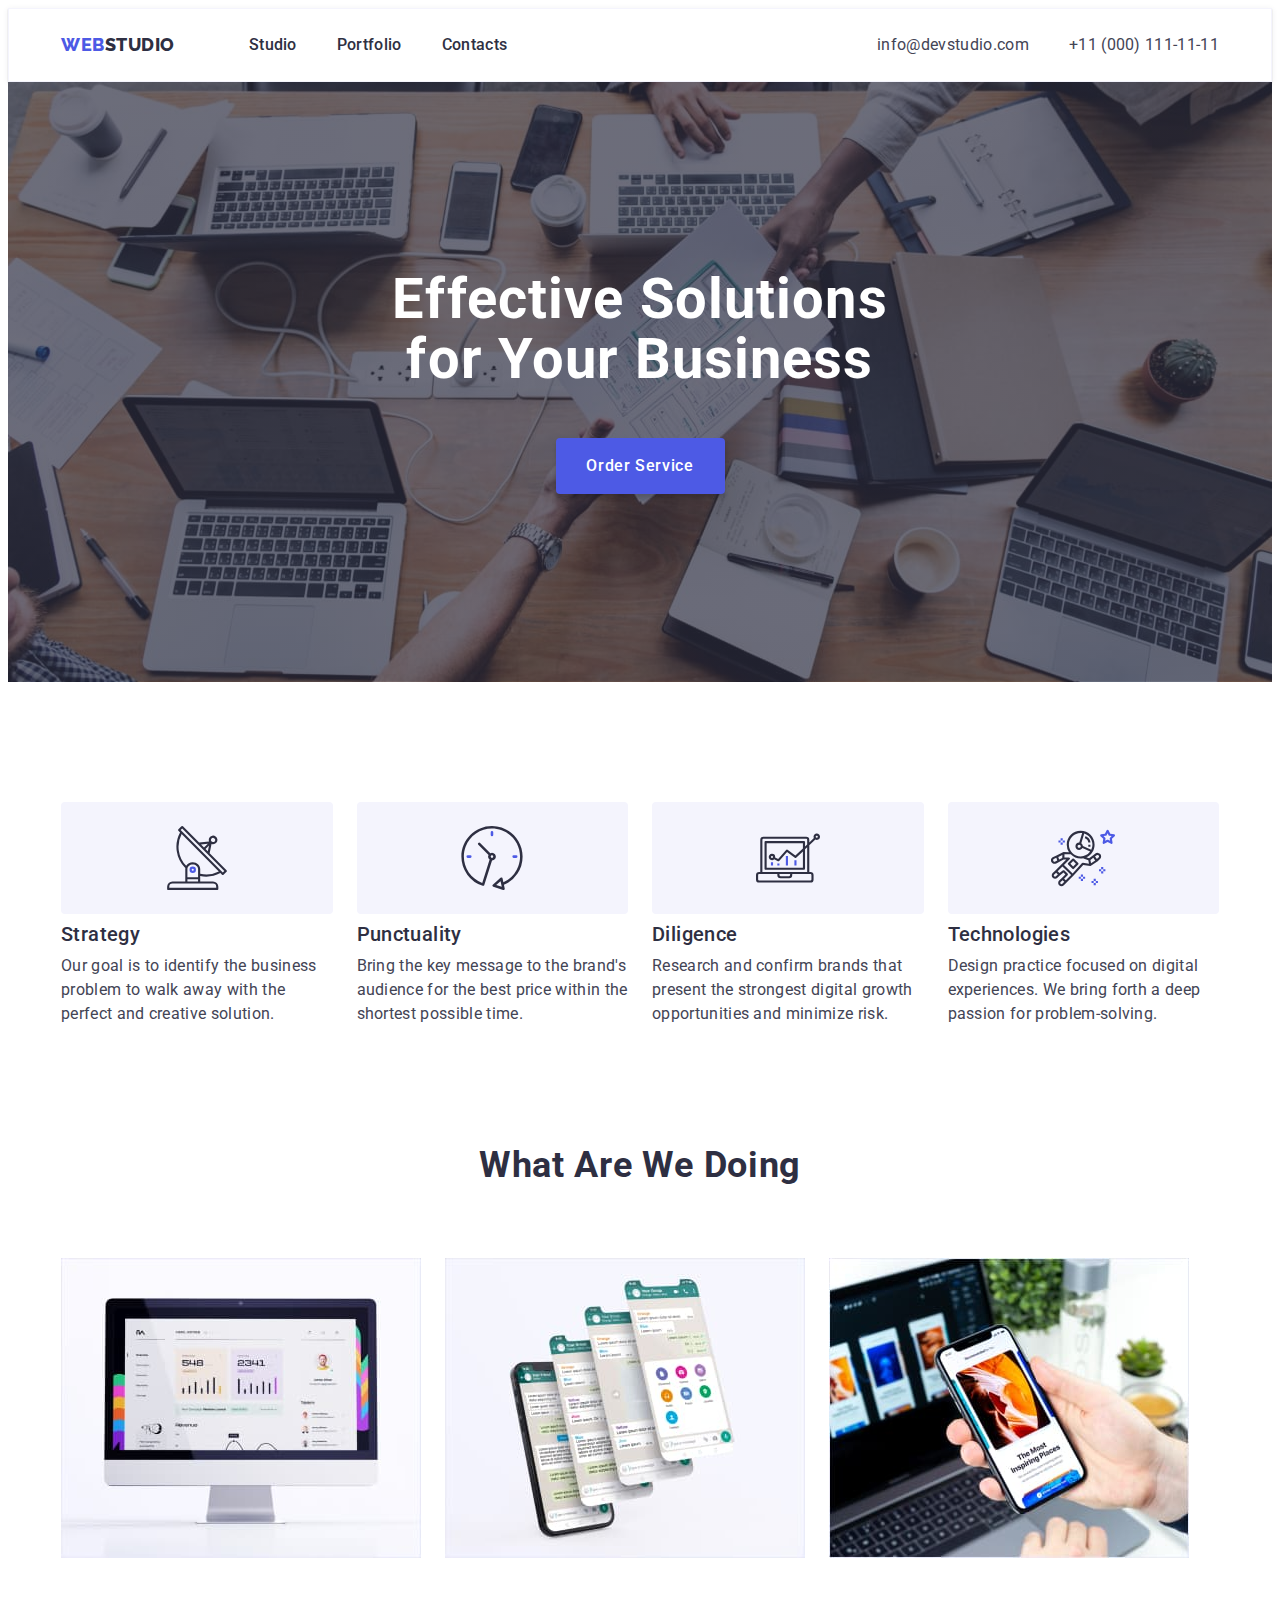
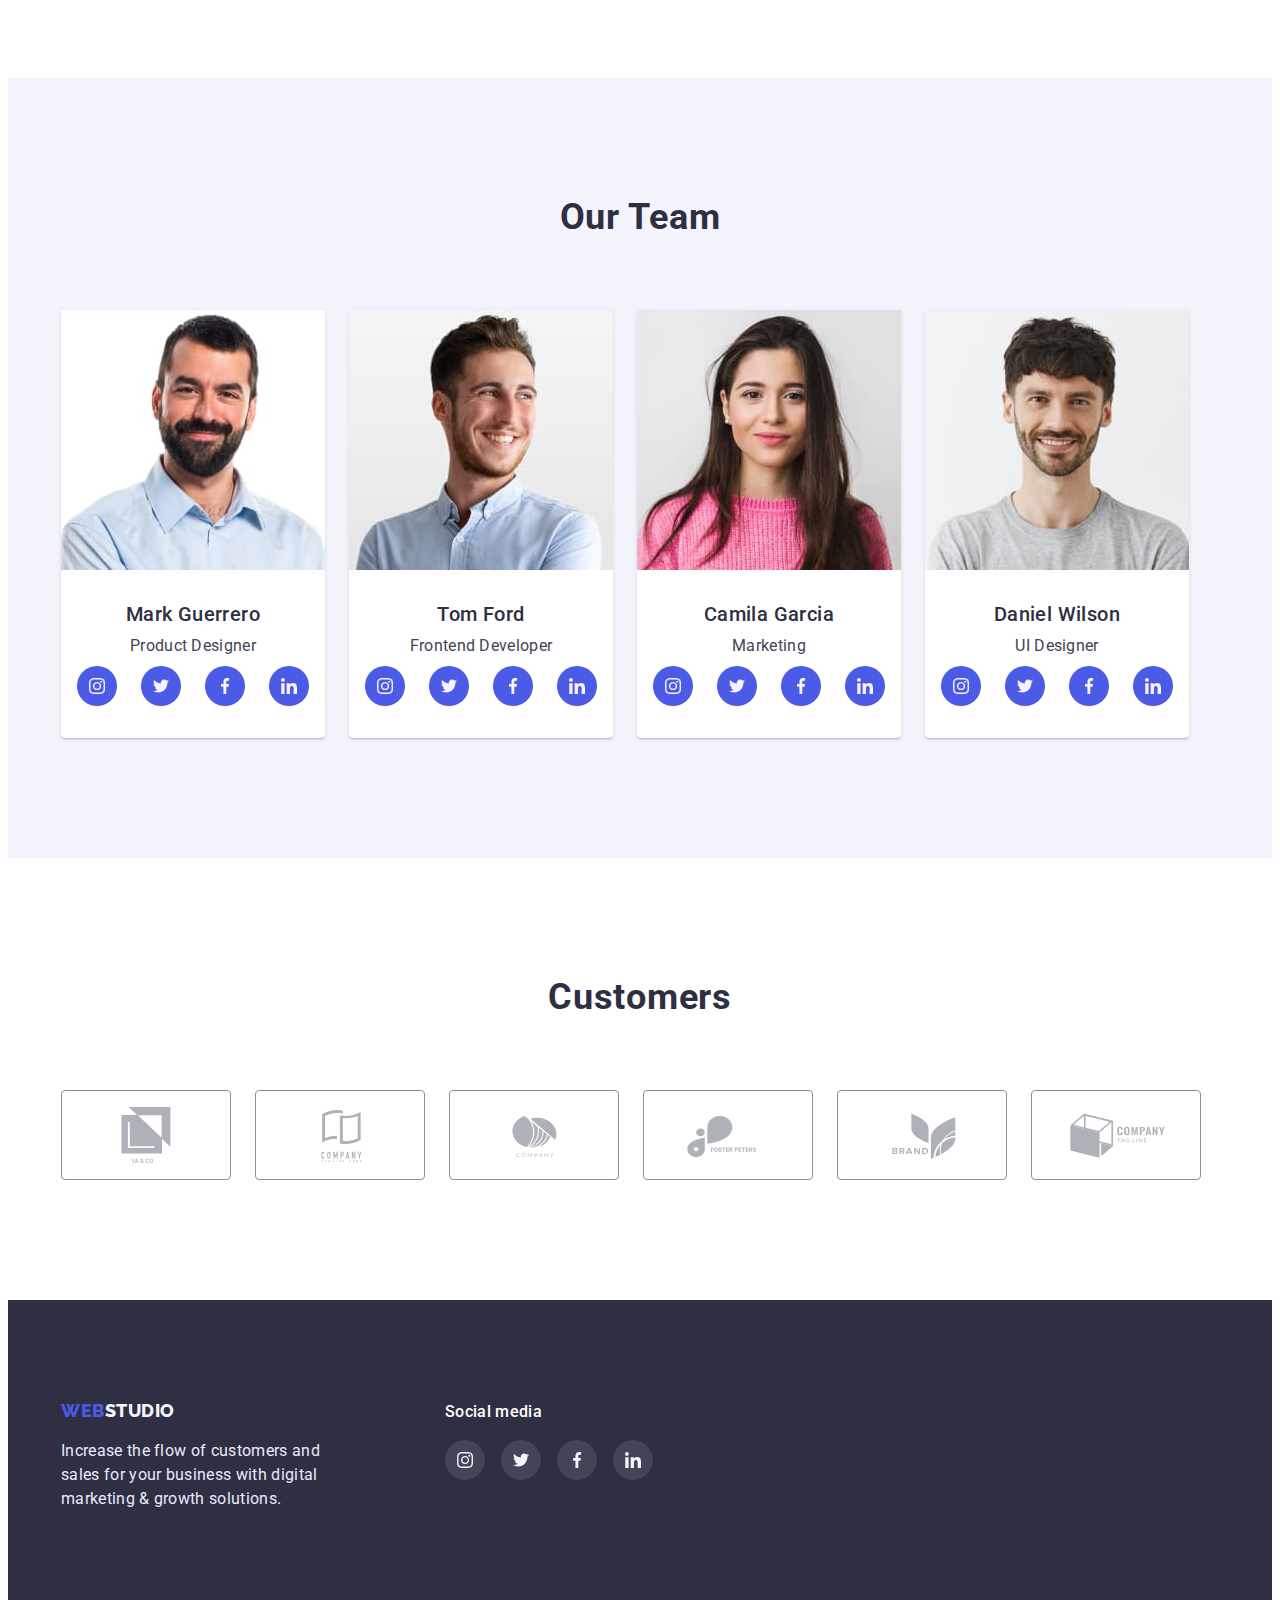
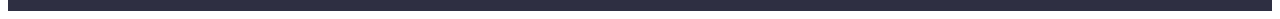
<file: index.html>
<!DOCTYPE html>
<html lang="en">
  <head>
    <meta charset="UTF-8" />
    <meta http-equiv="X-UA-Compatible" content="IE=edge" />
    <meta name="viewport" content="width=device-width, initial-scale=1.0" />
    <title>Document</title>
    <link rel="preconnect" href="https://fonts.googleapis.com" />
    <link rel="preconnect" href="https://fonts.gstatic.com" crossorigin />
    <link
      href="https://fonts.googleapis.com/css2?family=Raleway:wght@800&family=Roboto:wght@400;500;700;900&display=swap"
      rel="stylesheet"
    />
    <link
      rel="stylesheet"
      href="https://cdnjs.cloudflare.com/ajax/libs/modern-normalize/1.1.0/modern-normalize.min.css"
      integrity="sha512-wpPYUAdjBVSE4KJnH1VR1HeZfpl1ub8YT/NKx4PuQ5NmX2tKuGu6U/JRp5y+Y8XG2tV+wKQpNHVUX03MfMFn9Q=="
      crossorigin="anonymous"
      referrerpolicy="no-referrer"
    />
    <link rel="stylesheet" href="./css/style.css" />
  </head>
  <body>
    <!-- header -->
    <header class="header">
      <div class="conteiner header-conteiner">
        <nav class="header-nav">
          <a class="header-logo link" href="./index.html"
            >Web<span class="logo-studio">Studio</span></a
          >

          <ul class="nav-list list">
            <li class="nav-item">
              <a class="nav-link link" href="./index.html">Studio</a>
            </li>
            <li class="nav-item">
              <a class="nav-link link" href="./portfolio.html">Portfolio</a>
            </li>
            <li class="nav-item">
              <a class="nav-link link" href="">Contacts</a>
            </li>
          </ul>
        </nav>
        <address class="address">
          <ul class="address-list list">
            <li class="addres-item">
              <a class="contact-link link" href="mailto:info@devstudio.com"
                >info@devstudio.com</a
              >
            </li>
            <li class="contact-item">
              <a class="contact-link link" href="tel:+110001111111"
                >+11 (000) 111-11-11</a
              >
            </li>
          </ul>
        </address>
      </div>
    </header>

    <main>
      <!-- Hero -->

      <section class="hero">
        <div class="conteiner">
          <h1 class="hero-maim-title">Effective Solutions for Your Business</h1>

          <button class="hero-btn" type="button">Order Service</button>
        </div>
      </section>

      <!--section featur -->
      <section class="section-featur">
        <div class="conteiner">
          <h2 class="hidden-title">categories</h2>
          <ul class="featur-list list">
            <li class="feater-item">
              <div class="about-box">
                <svg class="about-icon" width="64" height="64">
                  <use href="./images/categoris.svg#icon-antenna"></use>
                </svg>
              </div>
              <h3 class="repit-title">Strategy</h3>
              <p class="featur-text">
                Our goal is to identify the business problem to walk away with
                the perfect and creative solution.
              </p>
            </li>
            <li class="feater-item">
              <div class="about-box">
                <svg class="about-icon" width="64" height="64">
                  <use href="./images/categoris.svg#icon-clock"></use>
                </svg>
              </div>
              <h3 class="repit-title">Punctuality</h3>
              <p class="featur-text">
                Bring the key message to the brand's audience for the best price
                within the shortest possible time.
              </p>
            </li>
            <li class="feater-item">
              <div class="about-box">
                <svg class="about-icon" width="64" height="64">
                  <use href="./images/categoris.svg#icon-diagram"></use>
                </svg>
              </div>
              <h3 class="repit-title">Diligence</h3>
              <p class="featur-text">
                Research and confirm brands that present the strongest digital
                growth opportunities and minimize risk.
              </p>
            </li>
            <li class="feater-item">
              <div class="about-box">
                <svg class="about-icon" width="64" height="64">
                  <use href="./images/categoris.svg#icon-astronaut"></use>
                </svg>
              </div>
              <h3 class="repit-title">Technologies</h3>
              <p class="featur-text">
                Design practice focused on digital experiences. We bring forth a
                deep passion for problem-solving.
              </p>
            </li>
          </ul>
        </div>
      </section>

      <!--section work -->
      <section class="section-work">
        <div class="conteiner">
          <h2 class="work-title">What are we doing</h2>
          <ul class="work-list list">
            <li class="work-item">
              <img
                class="work-img"
                src="./images/rect1.jpg"
                alt="computer"
                width="360"
                height="300"
              />
            </li>
            <li class="work-item">
              <img
                class="work-img"
                src="./images/rect2.jpg"
                alt="telefon"
                width="360"
                height="300"
              />
            </li>
            <li class="work-item">
              <img
                class="work-img"
                src="./images/rect3.jpg"
                alt="addition"
                width="360"
                height="300"
              />
            </li>
          </ul>
        </div>
      </section>
      <!-- Team card -->
      <section class="section-team">
        <div class="conteiner">
          <h2 class="team-card-title">Our Team</h2>
          <ul class="team-list list">
            <li class="team-item">
              <img
                src="./images/team/mark-guerrero.jpg"
                alt="Mark Guerrero"
                width="264"
                height="260"
              />
              <div class="team-conteiner-text">
                <h3 class="second-repit-title">Mark Guerrero</h3>
                <p class="team-text">Product Designer</p>
                <ul class="team-soc-list list">
                  <li class="team-soc-item">
                    <a class="team-soc-link link" href="">
                      <svg width="16" height="16">
                        <use href="./images/icon.svg#icon-instagram"></use>
                      </svg>
                    </a>
                  </li>
                  <li class="team-soc-item">
                    <a class="team-soc-link link" href="">
                      <svg width="16" height="16">
                        <use href="./images/icon.svg#icon-twitter"></use>
                      </svg>
                    </a>
                  </li>
                  <li class="team-soc-item">
                    <a class="team-soc-link link" href="">
                      <svg width="16" height="16">
                        <use href="./images/icon.svg#icon-facebook"></use>
                      </svg>
                    </a>
                  </li>
                  <li class="team-soc-item">
                    <a class="team-soc-link link" href="">
                      <svg width="16" height="16">
                        <use href="./images/icon.svg#icon-linkedin"></use>
                      </svg>
                    </a>
                  </li>
                </ul>
              </div>
            </li>

            <li class="team-item">
              <img
                src="./images/team/tom-ford.jpg"
                alt="Tom Ford"
                width="264"
                height="260"
              />
              <div class="team-conteiner-text">
                <h3 class="second-repit-title">Tom Ford</h3>
                <p class="team-text">Frontend Developer</p>
                <ul class="team-soc-list list">
                  <li class="team-soc-item">
                    <a class="team-soc-link link" href="">
                      <svg width="16" height="16">
                        <use href="./images/icon.svg#icon-instagram"></use>
                      </svg>
                    </a>
                  </li>
                  <li class="team-soc-item">
                    <a class="team-soc-link link" href="">
                      <svg width="16" height="16">
                        <use href="./images/icon.svg#icon-twitter"></use>
                      </svg>
                    </a>
                  </li>
                  <li class="team-soc-item">
                    <a class="team-soc-link link" href="">
                      <svg width="16" height="16">
                        <use href="./images/icon.svg#icon-facebook"></use>
                      </svg>
                    </a>
                  </li>
                  <li class="team-soc-item">
                    <a class="team-soc-link link" href="">
                      <svg width="16" height="16">
                        <use href="./images/icon.svg#icon-linkedin"></use>
                      </svg>
                    </a>
                  </li>
                </ul>
              </div>
            </li>

            <li class="team-item">
              <img
                src="./images/team/camila-garcia.jpg"
                alt="Camila Garcia"
                width="264"
                height="260"
              />
              <div class="team-conteiner-text">
                <h3 class="second-repit-title">Camila Garcia</h3>
                <p class="team-text">Marketing</p>
                <ul class="team-soc-list list">
                  <li class="team-soc-item">
                    <a class="team-soc-link link" href="">
                      <svg width="16" height="16">
                        <use href="./images/icon.svg#icon-instagram"></use>
                      </svg>
                    </a>
                  </li>
                  <li class="team-soc-item">
                    <a class="team-soc-link link" href="">
                      <svg width="16" height="16">
                        <use href="./images/icon.svg#icon-twitter"></use>
                      </svg>
                    </a>
                  </li>
                  <li class="team-soc-item">
                    <a class="team-soc-link link" href="">
                      <svg width="16" height="16">
                        <use href="./images/icon.svg#icon-facebook"></use>
                      </svg>
                    </a>
                  </li>
                  <li class="team-soc-item">
                    <a class="team-soc-link link" href="">
                      <svg width="16" height="16">
                        <use href="./images/icon.svg#icon-linkedin"></use>
                      </svg>
                    </a>
                  </li>
                </ul>
              </div>
            </li>

            <li class="team-item">
              <img
                src="./images/team/daniel-wilson.jpg"
                alt="Daniel Wilson"
                width="264"
                height="260"
              />
              <div class="team-conteiner-text">
                <h3 class="second-repit-title">Daniel Wilson</h3>
                <p class="team-text">UI Designer</p>
                <ul class="team-soc-list list">
                  <li class="team-soc-item">
                    <a class="team-soc-link link" href="">
                      <svg class="team-soc-icon" width="16" height="16">
                        <use href="./images/icon.svg#icon-instagram"></use>
                      </svg>
                    </a>
                  </li>
                  <li class="team-soc-item">
                    <a class="team-soc-link link" href="">
                      <svg class="team-soc-icon" width="16" height="16">
                        <use href="./images/icon.svg#icon-twitter"></use>
                      </svg>
                    </a>
                  </li>
                  <li class="team-soc-item">
                    <a class="team-soc-link link" href="">
                      <svg class="team-soc-icon" width="16" height="16">
                        <use href="./images/icon.svg#icon-facebook"></use>
                      </svg>
                    </a>
                  </li>
                  <li class="team-soc-item">
                    <a class="team-soc-link link" href="">
                      <svg class="team-soc-icon" width="16" height="16">
                        <use href="./images/icon.svg#icon-linkedin"></use>
                      </svg>
                    </a>
                  </li>
                </ul>
              </div>
            </li>
          </ul>
        </div>
      </section>
      <!-- CUSTOMERS -->

      <section class="customers-conteiner">
        <div class="conteiner">
          <h2 class="customers-title">Customers</h2>
          <ul class="customers-list list">
            <li class="customers-item">
              <a class="customers-link link" href="">
                <svg class="logo-icon" width="104" height="56">
                  <use href="./images/logo-icon..svg#icon-union"></use>
                </svg>
              </a>
            </li>
            <li class="customers-item">
              <a class="customers-link link" href="">
                <svg class="logo-icon" width="104" height="56">
                  <use href="./images/logo-icon..svg#icon-company-1"></use>
                </svg>
              </a>
            </li>
            <li class="customers-item">
              <a class="customers-link link" href="">
                <svg class="logo-icon" width="104" height="56">
                  <use href="./images/logo-icon..svg#icon-company-2"></use>
                </svg>
              </a>
            </li>
            <li class="customers-item">
              <a class="customers-link link" href="">
                <svg class="logo-icon" width="104" height="56">
                  <use href="./images/logo-icon..svg#icon-foster"></use>
                </svg>
              </a>
            </li>
            <li class="customers-item">
              <a class="customers-link link" href="">
                <svg class="logo-icon" width="104" height="56">
                  <use href="./images/logo-icon..svg#icon-brend"></use>
                </svg>
              </a>
            </li>
            <li class="customers-item">
              <a class="customers-link link" href="">
                <svg class="logo-icon" width="104" height="56">
                  <use href="./images/logo-icon..svg#icon-company-3"></use>
                </svg>
              </a>
            </li>
          </ul>
        </div>
      </section>
    </main>
    <footer class="footer-section">
      <div class="conteiner footer-conteiner">
        <div class="footer-logo-grup">
          <a class="footer-logo link" href="./index.html"
            >Web<span class="footer-logo-studio">Studio</span></a
          >
          <p class="footer-text footer-wrap">
            Increase the flow of customers and sales for your business with
            digital marketing & growth solutions.
          </p>
        </div>
        <div class="conteiner-soc-footer">
          <p class="soc-text">Social media</p>
          <ul class="footer-soc-list list">
            <li class="footer-soc-item">
              <a class="footer-soc-link link" href="">
                <svg class="soc-box" width="16" height="16">
                  <use href="./images/footer.svg#icon-instagram-1"></use>
                </svg>
              </a>
            </li>
            <li class="footer-soc-item">
              <a class="footer-soc-link link" href="">
                <svg class="soc-box" width="16" height="16">
                  <use href="./images/footer.svg#icon-twitter-1"></use>
                </svg>
              </a>
            </li>
            <li class="footer-soc-item">
              <a class="footer-soc-link link" href="">
                <svg class="soc-box" width="16" height="16">
                  <use href="./images/footer.svg#icon-facebook-1"></use>
                </svg>
              </a>
            </li>
            <li class="footer-soc-item">
              <a class="footer-soc-link link" href="">
                <svg class="soc-box" width="16" height="16">
                  <use href="./images/footer.svg#icon-linkedin-1"></use>
                </svg>
              </a>
            </li>
          </ul>
        </div>
      </div>
    </footer>
  </body>
</html>
</file>
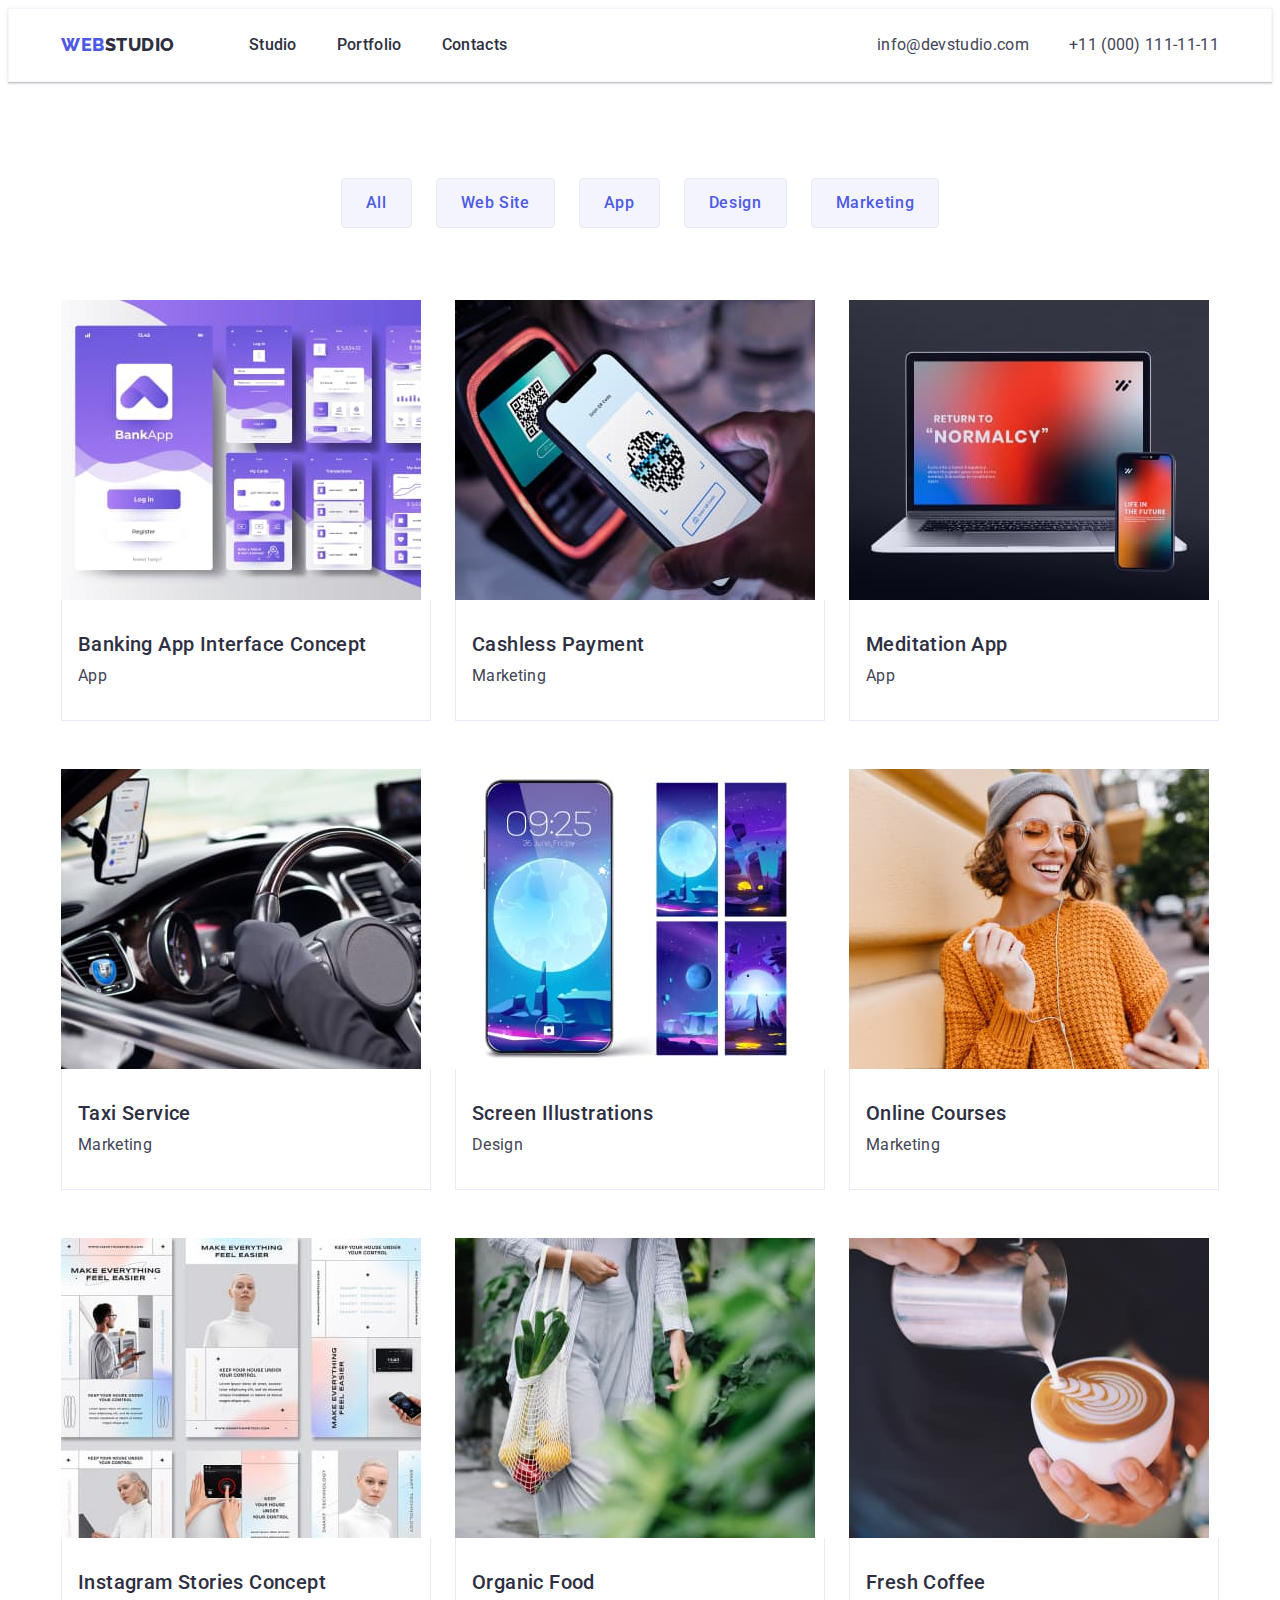
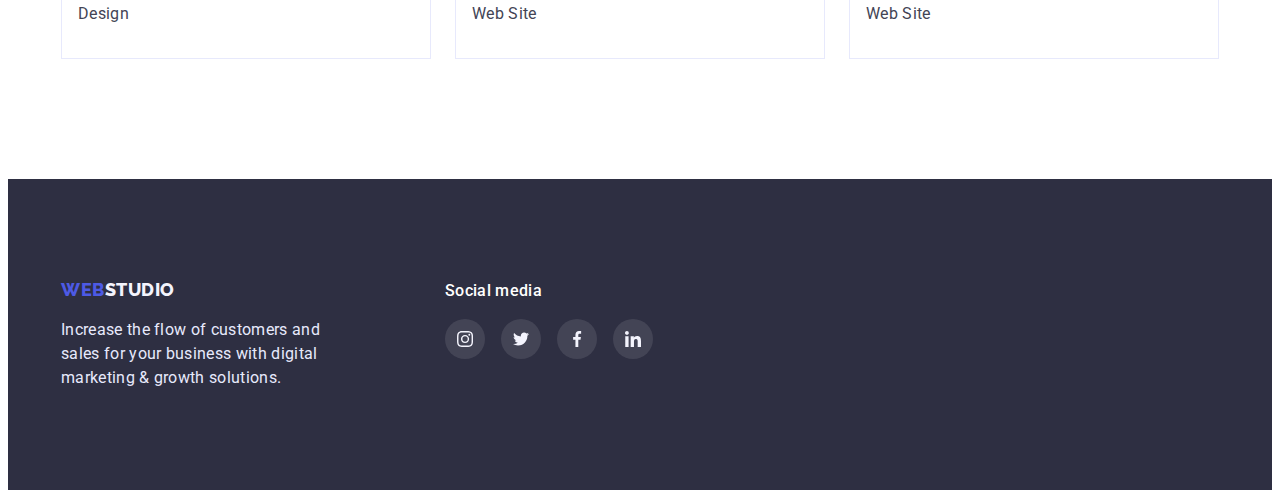
<file: portfolio.html>
<!DOCTYPE html>
<html lang="en">
  <head>
    <meta charset="UTF-8" />
    <meta http-equiv="X-UA-Compatible" content="IE=edge" />
    <meta name="viewport" content="width=device-width, initial-scale=1.0" />
    <title>Document</title>
    <link rel="preconnect" href="https://fonts.googleapis.com" />
    <link rel="preconnect" href="https://fonts.gstatic.com" crossorigin />
    <link
      href="https://fonts.googleapis.com/css2?family=Raleway:wght@800&family=Roboto:wght@400;500;700;900&display=swap"
      rel="stylesheet"
    />
    <link
      rel="stylesheet"
      href="https://cdnjs.cloudflare.com/ajax/libs/modern-normalize/1.1.0/modern-normalize.min.css"
      integrity="sha512-wpPYUAdjBVSE4KJnH1VR1HeZfpl1ub8YT/NKx4PuQ5NmX2tKuGu6U/JRp5y+Y8XG2tV+wKQpNHVUX03MfMFn9Q=="
      crossorigin="anonymous"
      referrerpolicy="no-referrer"
    />
    <link rel="stylesheet" href="./css/style.css" />
  </head>
  <body>
    <!-- header -->
    <header class="header">
      <div class="conteiner header-conteiner">
        <nav class="header-nav">
          <a class="header-logo link" href="./index.html"
            >Web<span class="logo-studio">Studio</span></a
          >

          <ul class="nav-list list">
            <li class="nav-item">
              <a class="nav-link link" href="./index.html">Studio</a>
            </li>
            <li class="nav-item">
              <a class="nav-link link" href="./portfolio.html">Portfolio</a>
            </li>
            <li class="nav-item">
              <a class="nav-link link" href="">Contacts</a>
            </li>
          </ul>
        </nav>
        <address class="address">
          <ul class="address-list list">
            <li class="addres-item">
              <a class="contact-link link" href="mailto:info@devstudio.com"
                >info@devstudio.com</a
              >
            </li>
            <li class="contact-item">
              <a class="contact-link link" href="tel:+110001111111"
                >+11 (000) 111-11-11</a
              >
            </li>
          </ul>
        </address>
      </div>
    </header>

    <main>
      <!-- categories booton-->
      <section class="categories-project">
        <div class="conteiner">
          <h1 class="hidden-title">categories</h1>
          <ul class="btn-list list">
            <li class="btn-item">
              <button class="btn-categories" type="button">All</button>
            </li>
            <li class="btn-item">
              <button class="btn-categories" type="button">Web Site</button>
            </li>
            <li class="btn-item">
              <button class="btn-categories" type="button">App</button>
            </li>
            <li class="btn-item">
              <button class="btn-categories" type="button">Design</button>
            </li>
            <li class="btn-item">
              <button class="btn-categories" type="button">Marketing</button>
            </li>
          </ul>

          <!-- projects categories  -->
          <ul class="project-list list">
            <li class="project-item">
              <a class="project-link link" href="">
                <img
                  src="./images/portfolio/app.jpg"
                  alt="app"
                  width="360"
                  height="300"
                />

                <div class="project-conteiner">
                  <h2 class="project-title">Banking App Interface Concept</h2>
                  <p class="project-text">App</p>
                </div>
              </a>
            </li>
            <li class="project-item">
              <a class="project-link link" href="">
                <img
                  src="./images/portfolio/tel.jpg"
                  alt="phone"
                  width="360"
                  height="300"
                />

                <div class="project-conteiner">
                  <h2 class="project-title">Cashless Payment</h2>
                  <p class="project-text">Marketing</p>
                </div>
              </a>
            </li>
            <li class="project-item">
              <a class="project-link link" href="">
                <img
                  src="./images/portfolio/comp.jpg"
                  alt="computer"
                  width="360"
                  height="300"
                />

                <div class="project-conteiner">
                  <h2 class="project-title">Meditation App</h2>
                  <p class="project-text">App</p>
                </div>
              </a>
            </li>
            <li class="project-item">
              <a class="project-link link" href="">
                <img
                  src="./images/portfolio/car.jpg"
                  alt="taxi"
                  width="360"
                  height="300"
                />

                <div class="project-conteiner">
                  <h2 class="project-title">Taxi Service</h2>
                  <p class="project-text">Marketing</p>
                </div>
              </a>
            </li>
            <li class="project-item">
              <a class="project-link link" href="">
                <img
                  src="./images/portfolio/tema.jpg"
                  alt="phone tema"
                  width="360"
                  height="300"
                />

                <div class="project-conteiner">
                  <h2 class="project-title">Screen Illustrations</h2>
                  <p class="project-text">Design</p>
                </div>
              </a>
            </li>
            <li class="project-item">
              <a class="project-link link" href="">
                <img
                  src="./images/portfolio/women.jpg"
                  alt="women"
                  width="360"
                  height="300"
                />

                <div class="project-conteiner">
                  <h2 class="project-title">Online Courses</h2>
                  <p class="project-text">Marketing</p>
                </div>
              </a>
            </li>
            <li class="project-item">
              <a class="project-link link" href="">
                <img
                  src="./images/portfolio/make.jpg"
                  alt="instagram stories"
                  width="360"
                  height="300"
                />

                <div class="project-conteiner">
                  <h2 class="project-title">Instagram Stories Concept</h2>
                  <p class="project-text">Design</p>
                </div>
              </a>
            </li>
            <li class="project-item">
              <a class="project-link link" href="">
                <img
                  src="./images/portfolio/frukt.jpg"
                  alt="organic food"
                  width="360"
                  height="300"
                />

                <div class="project-conteiner">
                  <h2 class="project-title">Organic Food</h2>
                  <p class="project-text">Web Site</p>
                </div>
              </a>
            </li>
            <li class="project-item">
              <a class="project-link link" href="">
                <img
                  src="./images/portfolio/coffee.jpg"
                  alt="coffee"
                  width="360"
                  height="300"
                />

                <div class="project-conteiner">
                  <h2 class="project-title">Fresh Coffee</h2>
                  <p class="project-text">Web Site</p>
                </div>
              </a>
            </li>
          </ul>
        </div>
      </section>
    </main>
    <footer class="footer-section">
      <div class="conteiner footer-conteiner">
        <div class="footer-logo-grup">
          <a class="footer-logo link" href="./index.html"
            >Web<span class="footer-logo-studio">Studio</span></a
          >
          <p class="footer-text footer-wrap">
            Increase the flow of customers and sales for your business with
            digital marketing & growth solutions.
          </p>
        </div>
        <div class="conteiner-soc-footer">
          <p class="soc-text">Social media</p>
          <ul class="footer-soc-list list">
            <li class="footer-soc-item">
              <a class="footer-soc-link link" href="">
                <svg class="soc-box" width="16" height="16">
                  <use href="./images/footer.svg#icon-instagram-1"></use>
                </svg>
              </a>
            </li>
            <li class="footer-soc-item">
              <a class="footer-soc-link link" href="">
                <svg class="soc-box" width="16" height="16">
                  <use href="./images/footer.svg#icon-twitter-1"></use>
                </svg>
              </a>
            </li>
            <li class="footer-soc-item">
              <a class="footer-soc-link link" href="">
                <svg class="soc-box" width="16" height="16">
                  <use href="./images/footer.svg#icon-facebook-1"></use>
                </svg>
              </a>
            </li>
            <li class="footer-soc-item">
              <a class="footer-soc-link link" href="">
                <svg class="soc-box" width="16" height="16">
                  <use href="./images/footer.svg#icon-linkedin-1"></use>
                </svg>
              </a>
            </li>
          </ul>
        </div>
      </div>
    </footer>
  </body>
</html>
</file>
<file: css/style.css>
:root {
  --main-text-color: #434455;
  --main-title-color: #ffffff;
  --second-title-color: #2e2f42;
  --main-backgroud-color: #ffffff;
  --second-backgroud-color: #f4f4fd;
  --accent-background-color: #2e2f42;
  --primari-accent-color: #4d5ae5;
  --btn-background-color: #404bbf;
  --btn-text-color: #ffffff;
  --messages-color: #31d0aa;
  --second-text-color: #2e2f42;
  --text-color: #f4f4fd;
  --dop-text: #e7e9fc;
  --icon-logo: #afb1b8;
}
p,
h1,
h2,
h3,
h4,
h5,
h6 {
  margin: 0;
}
ul {
  padding-left: 0;
  margin: 0;
}
button {
  cursor: pointer;
}
address {
  font-style: normal;
}
img {
  display: block;
  max-width: 100%;
  height: auto;
}

body {
  font-family: "Roboto", sans-serif;
  background-color: var(--main-backgroud-color);
  color: var(--main-text-color);
}

.list {
  list-style: none;
}

.link {
  text-decoration: none;
}
.conteiner {
  width: 1158px;
  padding-left: 15px;
  padding-right: 15px;
  margin: 0 auto;
}

/* -------HEADER------- */
.header {
  background: var(--main-backgroud-color);
  padding-top: 24px;
  padding-bottom: 24px;
  border: 1px solid #f4f4fd;
  box-shadow: 0px 1px 6px rgba(46, 47, 66, 0.08),
    0px 1px 1px rgba(46, 47, 66, 0.16), 0px 2px 1px rgba(46, 47, 66, 0.08);
}
.header-conteiner {
  display: flex;
  align-items: center;
  margin-right: auto;
}
.header-nav {
  display: flex;
  align-items: center;
  margin-right: auto;
}
/* logo */
.header-logo {
  font-family: "Raleway", sans-serif;
  font-style: normal;
  font-weight: 800;
  font-size: 18px;
  line-height: 1.17;
  letter-spacing: 0.03em;
  text-transform: uppercase;
  color: var(--primari-accent-color);
}

.logo-studio {
  color: var(--second-text-color);
}
.nav-list {
  display: flex;
  gap: 40px;
  margin-left: 74px;
}

.nav-item {
}
.nav-link {
  font-weight: 500;
  font-size: 16px;
  line-height: 1.5;
  letter-spacing: 0.02em;
  color: var(--second-text-color);
}
.nav-link:hover,
.nav-link:focus,
.nav-link:active {
  color: var(--btn-background-color);
}

.address {
  font-style: normal;
}
.address-list {
  display: flex;
  gap: 40px;
  margin-right: auto;
}
.addres-item {
}
.contact-item {
}

.contact-link {
  font-size: 16px;
  line-height: 1.5;
  letter-spacing: 0.02em;
  color: var(--main-text-color);
}

.contact-link:hover,
.contact-link:focus,
.contact-link:active {
  color: var(--btn-background-color);
}

/* -------HERO------- */
.hero {
  max-width: 1440px;
  margin: 0 auto;
  background-color: var(--accent-background-color);
  background-image: linear-gradient(
      rgba(46, 47, 66, 0.7),
      rgba(46, 47, 66, 0.7)
    ),
    url(../images/hero.jpg);
  background-repeat: no-repeat;
  background-position: center;
  background-size: cover;
  padding-top: 188px;
  padding-bottom: 188px;
}
.hero-maim-title {
  font-weight: 700;
  font-size: 56px;
  line-height: 1.07;
  text-align: center;
  letter-spacing: 0.02em;
  color: var(--main-title-color);
  max-width: 496px;
  margin: 0 auto;
  text-align: center;
}
.hero-btn {
  min-width: 169px;
  height: 56px;
  font-family: inherit;
  font-style: normal;
  font-weight: 500;
  font-size: 16px;
  line-height: 1.5;
  letter-spacing: 0.04em;
  cursor: pointer;
  color: var(--btn-text-color);
  background-color: var(--primari-accent-color);
  box-shadow: 0px 4px 4px rgba(0, 0, 0, 0.15);
  display: block;
  margin: 0 auto;
  margin-top: 48px;
  border-radius: 4px;
  border-color: transparent;
}
.hero-btn:hover,
.hero-btn:focus,
.hero-btn:active {
  background-color: var(--btn-background-color);
}
/* -------SEACTION FEATUR------- */

.section-featur {
  padding-top: 120px;
  padding-bottom: 120px;
}
.hidden-title {
  position: absolute;
  white-space: nowrap;
  width: 1px;
  height: 1px;
  overflow: hidden;
  border: 0;
  padding: 0;
  clip: rect(0 0 0 0);
  clip-path: inset(50%);
  margin: -1px;
}

.featur-list {
  display: flex;
  gap: 24px;
}
.feater-item {
  width: calc((100% - 3 * 24px) / 4);
}

.repit-title {
  font-weight: 500;
  font-size: 20px;
  line-height: 1.2;
  letter-spacing: 0.02em;
  color: var(--second-title-color);
}
.featur-text {
  font-size: 16px;
  line-height: 1.5;
  letter-spacing: 0.02em;
  color: var(--main-text-color);
  margin-top: 8px;
}

.about-box {
  display: flex;
  justify-content: center;
  background: #f4f4fd;
  border-radius: 4px;
  margin-bottom: 8px;
  padding-top: 24px;
  padding-bottom: 24px;
}
.about-icon {
  width: 64px;
  height: 64px;
}
/* -------SEACTION WORK------- */

.section-work {
  padding-bottom: 120px;
}
.work-title {
  font-weight: 700;
  font-size: 36px;
  line-height: 1.11;
  text-align: center;
  letter-spacing: 0.02em;
  text-transform: capitalize;
  color: var(--second-title-color);
  margin: 0 auto;
  text-align: center;
}
.work-list {
  display: flex;
  gap: 24px;
  margin-top: 72px;
}

.work-item {
}
.work-img {
}
/* -------TEAM CARD------- */
.section-team {
  background: var(--second-backgroud-color);
  padding-top: 120px;
  padding-bottom: 120px;
}
.team-card-title {
  font-weight: 700;
  font-size: 36px;
  line-height: 1.11;
  text-align: center;
  letter-spacing: 0.02em;
  text-transform: capitalize;
  color: var(--second-title-color);
  margin: 0 auto;
  text-align: center;
}
.team-list {
  display: flex;
  gap: 24px;
  margin-top: 72px;
}
.team-conteiner-text {
  text-align: center;
  padding: 32px 16px;
}

.team-item {
  background: var(--main-backgroud-color);
  border-radius: 0px 0px 4px 4px;
  box-shadow: 0px 1px 6px rgba(46, 47, 66, 0.08),
    0px 1px 1px rgba(46, 47, 66, 0.16), 0px 2px 1px rgba(46, 47, 66, 0.08);
}
.second-repit-title {
  font-weight: 500;
  font-size: 20px;
  line-height: 1.2;
  letter-spacing: 0.02em;
  color: var(--second-title-color);
}
.team-text {
  font-size: 16px;
  line-height: 1.5;
  letter-spacing: 0.02em;
  color: var(--main-text-color);
  margin-top: 8px;
}

.team-soc-list {
  display: flex;
  justify-content: center;
  gap: 24px;
  margin-top: 8px;
}

.team-soc-item {
  width: 40px;
  height: 40px;
}
.team-soc-link {
  width: 100%;
  height: 100%;
  border-radius: 50%;
  background-color: var(--primari-accent-color);
  display: flex;
  align-items: center;
  justify-content: center;
}
.team-soc-link:hover,
.team-soc-link:focus {
  background-color: var(--btn-background-color);
}
.team-soc-icon {
}
/* -------CUSTOMERS------- */
.customers-conteiner {
  background-color: var(--main-backgroud-color);
  padding-top: 120px;
  padding-bottom: 120px;
}

.customers-title {
  font-weight: 700;
  font-size: 36px;
  line-height: 1.11;
  text-align: center;
  letter-spacing: 0.02em;
  text-transform: capitalize;
  color: var(--second-title-color);
  margin: 0 auto;
  text-align: center;
  margin-bottom: 72px;
}

.customers-list {
  display: flex;
  gap: 24px;
}

.customers-item {
}
.customers-link {
  width: 168px;
  height: 88px;
  border: 1px solid #8e8f99;
  border-radius: 4px;
  display: flex;
  justify-content: center;
  align-items: center;
  fill: var(--icon-logo);
}
.customers-link:hover,
.customers-link:focus {
  border-color: var(--btn-background-color);
  color: var(--btn-background-color);
}
.customers-link:hover,
.customers-link:focus .logo-icon {
  fill: var(--btn-background-color);
}

/* -------FOOTER------- */
.footer-section {
  background: var(--accent-background-color);
  padding: 100px 0;
}
.footer-conteiner {
  display: flex;
}
.footer-logo-grup {
  margin-right: 120px;
}
.footer-logo {
  font-family: "Raleway", sans-serif;
  font-style: normal;
  font-weight: 800;
  font-size: 18px;
  line-height: 1.17;
  letter-spacing: 0.03em;
  text-transform: uppercase;
  color: var(--primari-accent-color);
}
.footer-logo-studio {
  color: var(--text-color);
}
.footer-text {
  font-size: 16px;
  line-height: 1.5;
  letter-spacing: 0.02em;
  color: var(--dop-text);
}
.footer-wrap {
  display: block;
  margin-top: 18px;
  width: 264px;
}
/* soc-footer */
.conteiner-soc-footer {
  display: inline-block;
  width: 208px;
  height: 80px;
}

.soc-text {
  font-weight: 500;
  font-size: 16px;
  line-height: 1.5;
  letter-spacing: 0.02em;
  color: #ffffff;
  margin-bottom: 16px;
}
.footer-soc-list {
  display: flex;
  justify-content: center;
  gap: 16px;
}

.footer-soc-item {
  width: 40px;
  height: 40px;
}
.footer-soc-link {
  display: flex;
  justify-content: center;
  align-items: center;
  width: 40px;
  height: 40px;
  border-radius: 50%;
  background-color: rgba(255, 255, 255, 0.1);
}
.footer-soc-link:hover,
.footer-soc-link:focus {
  background-color: var(--messages-color);
}
.soc-box {
  fill: #f4f4fd;
}

/* -------PORTFOLIO PAGE 2------- */

.categories-project {
  padding-top: 96px;
  padding-bottom: 120px;
}

.hidden-title {
}
.btn-list {
  display: flex;
  justify-content: center;
  flex-wrap: wrap;
  gap: 24px;
  margin-bottom: 72px;
}

.btn-item {
}
.btn-categories {
  padding: 12px 24px;
  font-family: inherit;
  font-style: normal;
  font-weight: 500;
  font-size: 16px;
  line-height: 1.5;
  text-align: center;
  cursor: pointer;
  letter-spacing: 0.04em;
  color: var(--primari-accent-color);
  background-color: var(--second-backgroud-color);
  border: 1px solid #e7e9fc;
  border-radius: 4px;
}
.btn-categories:hover,
.btn-categories:focus,
.btn-categories:active {
  background-color: var(--btn-background-color);
  color: var(--btn-text-color);
  border-color: transparent;
  box-shadow: 0px 1px 6px rgba(46, 47, 66, 0.08),
    0px 1px 1px rgba(46, 47, 66, 0.16), 0px 2px 1px rgba(46, 47, 66, 0.08);
}
/* -------PROJECT CATEGORIES------- */

.project-list {
  display: flex;
  flex-wrap: wrap;
  gap: 48px 24px;
}

.project-item {
  flex-basis: calc((100% - 48px) / 3);
}
.project-link {
  display: block;
}
.project-link:hover,
.project-link:focus {
  box-shadow: 0px 1px 6px rgba(46, 47, 66, 0.08),
    0px 1px 1px rgba(46, 47, 66, 0.16), 0px 2px 1px rgba(46, 47, 66, 0.08);
}

.project-conteiner {
  padding: 32px 16px;
  border: 1px solid #e7e9fc;
  border-top: 0;
}
.project-title {
  font-weight: 500;
  font-size: 20px;
  line-height: 1.2;
  letter-spacing: 0.02em;
  color: var(--second-title-color);
}
.project-text {
  font-size: 16px;
  line-height: 1.5;
  letter-spacing: 0.02em;
  color: var(--main-text-color);
  margin-top: 8px;
}
</file>
